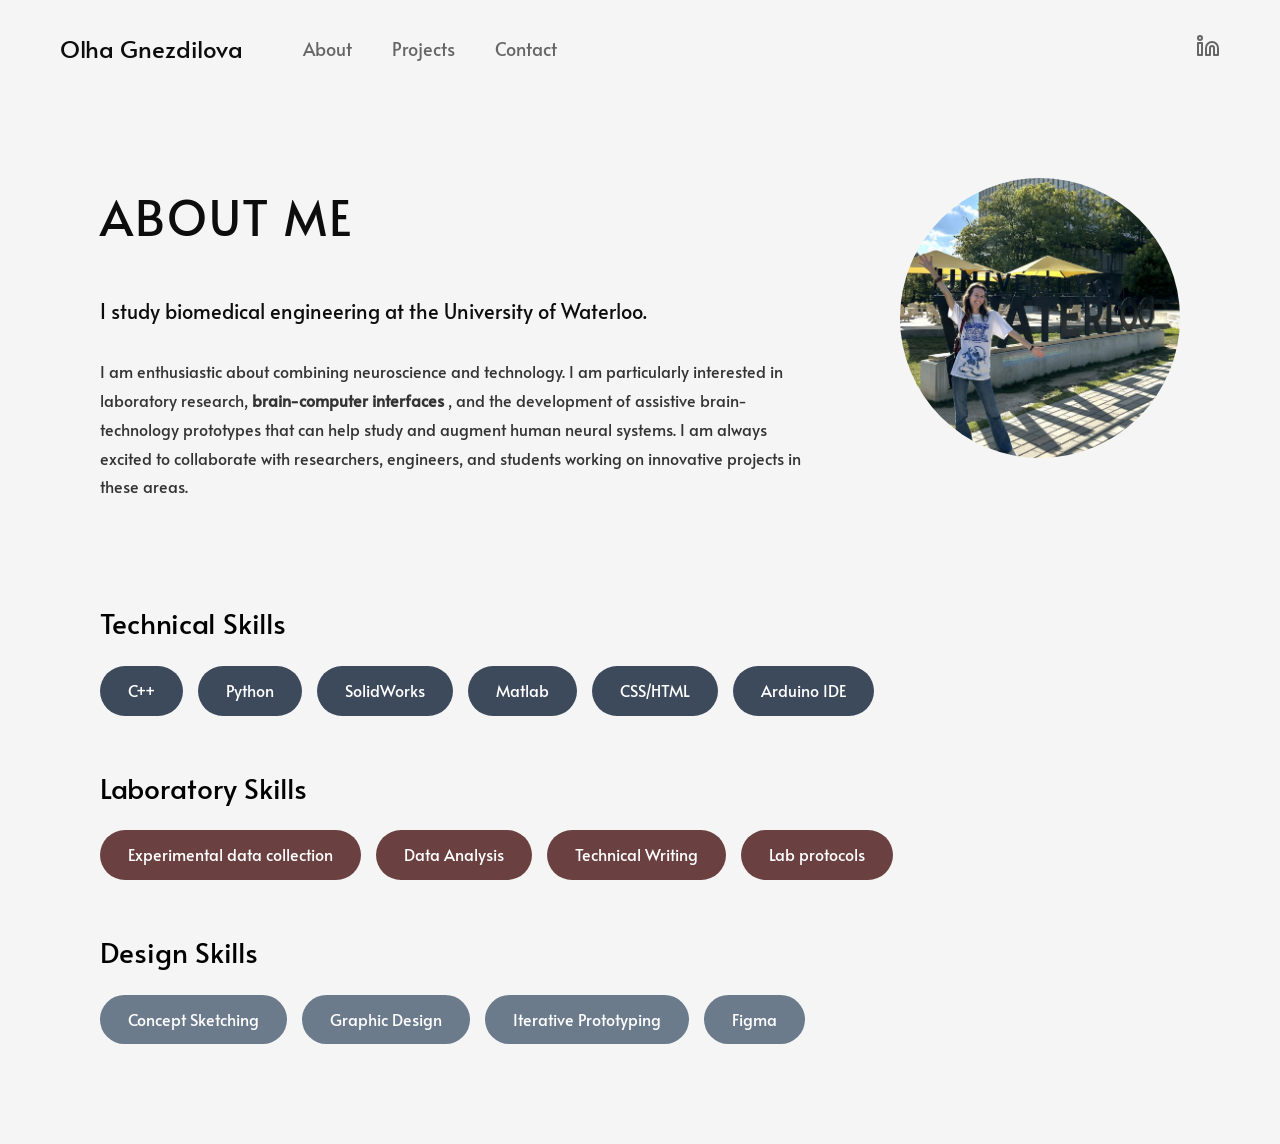
<file: pages/about/about.html>
<!DOCTYPE html>
<html lang="en">
<head>
    <meta charset="UTF-8">
    <meta name="viewport" content="width=device-width, initial-scale=1.0">
    <link href="https://fonts.googleapis.com/css2?family=Alata&display=swap" rel="stylesheet">
    <title>About - Olha Gnezdilova</title>
    <link rel="stylesheet" href="about-styles.css">
</head>
<body>
    <header>
        <nav>
            <a href="../../index.html" style="text-decoration: none; color: inherit;">
                <h1 class="logo">Olha Gnezdilova</h1>
            </a>
            <ul class="nav-links">
                <li><a href="about.html">About</a></li>
                <li><a href="../../index.html#projects">Projects</a></li>
                <li><a href="../contact/contact.html">Contact</a></li>
            </ul>
            <a href="https://www.linkedin.com/in/olha-gnezdilova-22678039b/" class="linkedin-icon" target="_blank">
                <svg xmlns="http://www.w3.org/2000/svg" width="24" height="24" viewBox="0 0 24 24" fill="none" stroke="currentColor" stroke-width="2" stroke-linecap="round" stroke-linejoin="round">
                    <path d="M16 8a6 6 0 0 1 6 6v7h-4v-7a2 2 0 0 0-2-2 2 2 0 0 0-2 2v7h-4v-7a6 6 0 0 1 6-6z"></path>
                    <rect x="2" y="9" width="4" height="12"></rect>
                    <circle cx="4" cy="4" r="2"></circle>
                </svg>
            </a>
        </nav>
    </header>

    <main>
        <section class="about-section">
            <div class="about-content">
                <h2>ABOUT ME</h2>
                
                <p class="intro">I study biomedical engineering at the University of Waterloo.</p>
                
                <p class="description">I am enthusiastic about combining neuroscience and technology. I am particularly interested in laboratory research, <strong>brain-computer interfaces</strong> , and the development of assistive brain-technology prototypes that can help study and augment human neural systems. I am always excited to collaborate with researchers, engineers, and students working on innovative projects in these areas.</p>
            </div>
            
            <div class="about-image">
                <img src="images/olha_waterloosign.jpg" alt="Olha Gnezdilova">
            </div>
        </section>

        <section class="skills-section">
            <div class="skill-category">
                <h3>Technical Skills</h3>
                <div class="skill-tags technical">
                    <span class="skill-tag">C++</span>
                    <span class="skill-tag">Python</span>
                    <span class="skill-tag">SolidWorks</span>
                    <span class="skill-tag">Matlab</span>
                    <span class="skill-tag">CSS/HTML</span>
                    <span class="skill-tag">Arduino IDE</span>
                </div>
            </div>

            <div class="skill-category">
                <h3>Laboratory Skills</h3>
                <div class="skill-tags laboratory">
                    <span class="skill-tag">Experimental data collection</span>
                    <span class="skill-tag">Data Analysis</span>
                    <span class="skill-tag">Technical Writing</span>
                    <span class="skill-tag">Lab protocols</span>
                </div>
            </div>

            <div class="skill-category">
                <h3>Design Skills</h3>
                <div class="skill-tags design">
                    <span class="skill-tag">Concept Sketching</span>
                    <span class="skill-tag">Graphic Design</span>
                    <span class="skill-tag">Iterative Prototyping</span>
                    <span class="skill-tag">Figma</span>
                </div>
            </div>
        </section>
    </main>
</body>
</html>
</file>
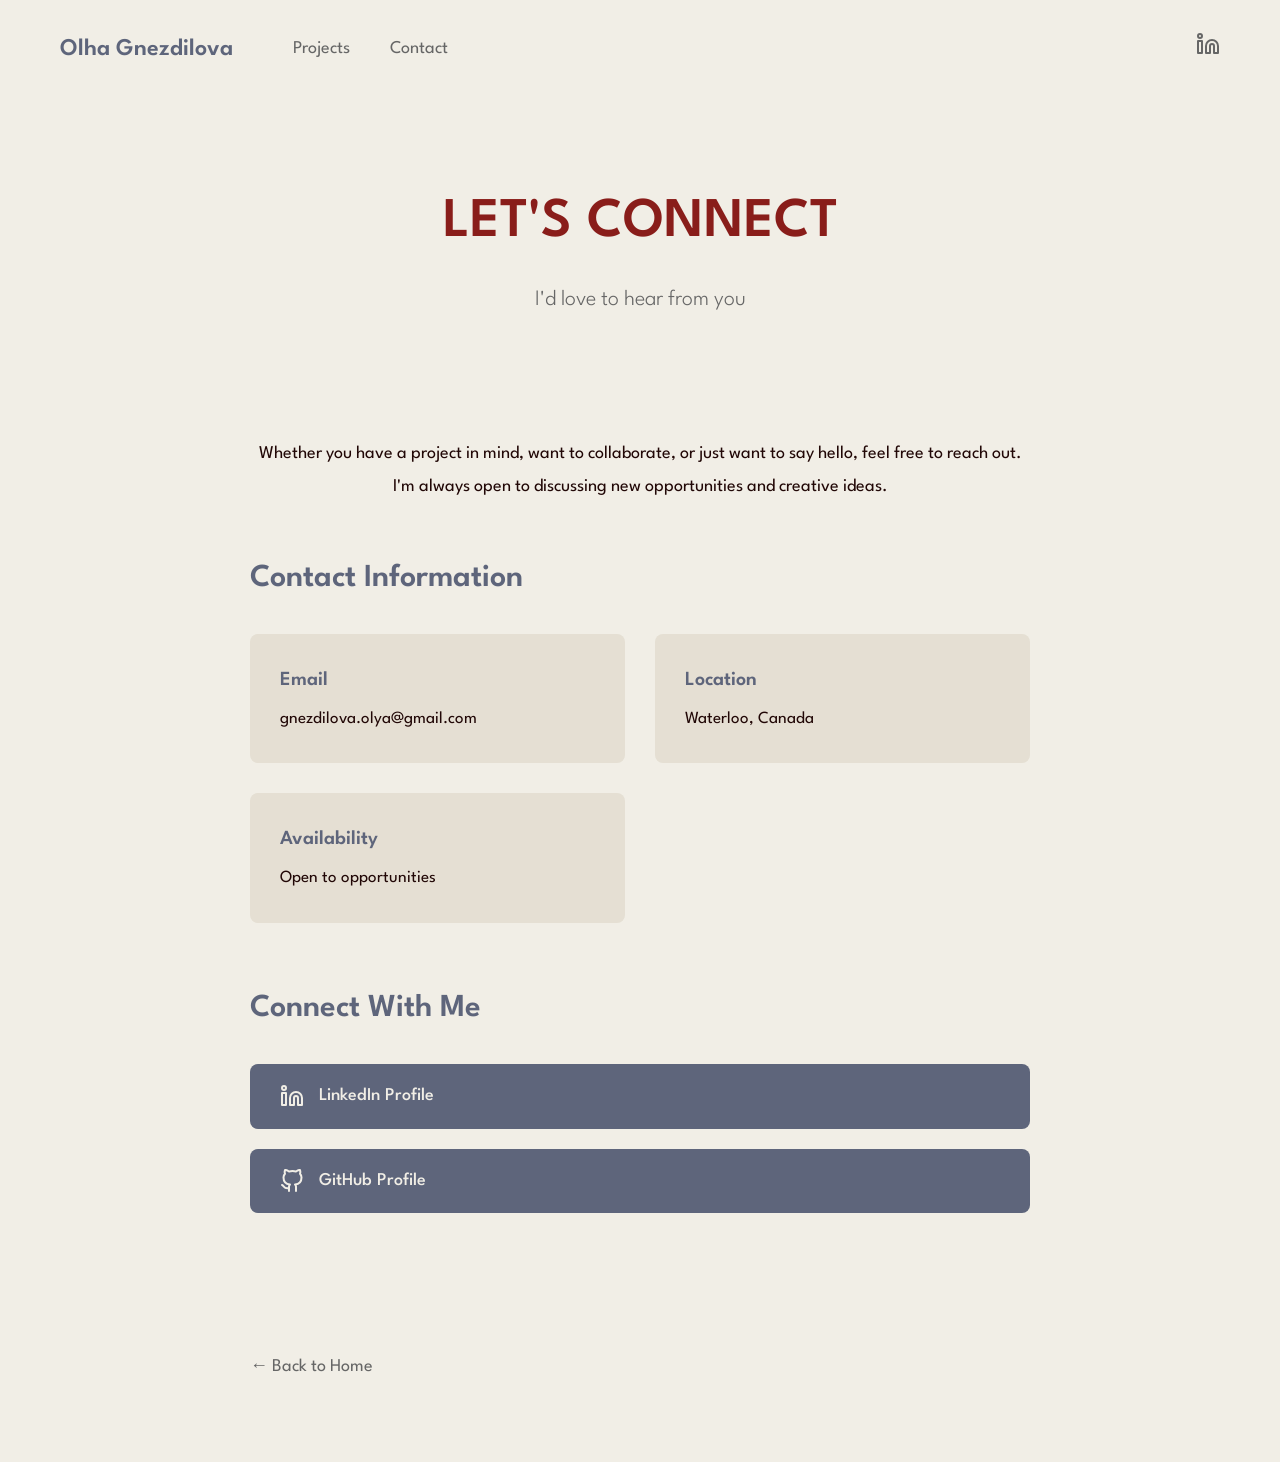
<file: pages/contact/contact.html>
<!DOCTYPE html>
<html lang="en">
<head>
    <meta charset="UTF-8">
    <meta name="viewport" content="width=device-width, initial-scale=1.0">
    <link href="https://fonts.googleapis.com/css2?family=League+Spartan:wght@400;600&display=swap" rel="stylesheet">
    <title>Contact - Olha Gnezdilova</title>
    <link rel="stylesheet" href="contact.css">
</head>

<body>
    <header>
        <nav>
            <a href="../../index.html" style="text-decoration: none; color: inherit;">
                <h1 class="logo">Olha Gnezdilova</h1>
            </a>
            <ul class="nav-links">
                <li><a href="../../index.html#projects">Projects</a></li>
                <li><a href="contact.html">Contact</a></li>
            </ul>
            <a href="https://www.linkedin.com/in/olha-gnezdilova-22678039b/" class="linkedin-icon" target="_blank">
                <svg xmlns="http://www.w3.org/2000/svg" width="24" height="24" viewBox="0 0 24 24" fill="none" stroke="currentColor" stroke-width="2" stroke-linecap="round" stroke-linejoin="round">
                    <path d="M16 8a6 6 0 0 1 6 6v7h-4v-7a2 2 0 0 0-2-2 2 2 0 0 0-2 2v7h-4v-7a6 6 0 0 1 6-6z"></path>
                    <rect x="2" y="9" width="4" height="12"></rect>
                    <circle cx="4" cy="4" r="2"></circle>
                </svg>
            </a>
        </nav>
    </header>

    <main>
        <section class="contact-hero">
            <h1>LET'S CONNECT</h1>
            <p class="subtitle">I'd love to hear from you</p>
        </section>

        <section class="contact-content">
            <div class="content-wrapper">
                <p class="intro-text">Whether you have a project in mind, want to collaborate, or just want to say hello, feel free to reach out. I'm always open to discussing new opportunities and creative ideas.</p>

                <div class="contact-info">
                    <h2>Contact Information</h2>
                    <div class="info-grid">
                        <div class="info-item">
                            <h3>Email</h3>
                            <p>gnezdilova.olya@gmail.com</p>
                        </div>
                        <div class="info-item">
                            <h3>Location</h3>
                            <p>Waterloo, Canada</p>
                        </div>
                        <div class="info-item">
                            <h3>Availability</h3>
                            <p>Open to opportunities</p>
                        </div>
                    </div>
                </div>

                <div class="social-links">
                    <h2>Connect With Me</h2>
                    <div class="links-container">
                        <a href="https://www.linkedin.com/in/olha-gnezdilova-22678039b/" class="contact-link-button" target="_blank">
                            <svg xmlns="http://www.w3.org/2000/svg" width="24" height="24" viewBox="0 0 24 24" fill="none" stroke="currentColor" stroke-width="2" stroke-linecap="round" stroke-linejoin="round">
                                <path d="M16 8a6 6 0 0 1 6 6v7h-4v-7a2 2 0 0 0-2-2 2 2 0 0 0-2 2v7h-4v-7a6 6 0 0 1 6-6z"></path>
                                <rect x="2" y="9" width="4" height="12"></rect>
                                <circle cx="4" cy="4" r="2"></circle>
                            </svg>
                            LinkedIn Profile
                        </a>
                        <a href="https://github.com/ognezdilova" class="contact-link-button" target="_blank">
                            <svg xmlns="http://www.w3.org/2000/svg" width="24" height="24" viewBox="0 0 24 24" fill="none" stroke="currentColor" stroke-width="2" stroke-linecap="round" stroke-linejoin="round">
                                <path d="M9 19c-5 1.5-5-2.5-7-3m14 6v-3.87a3.37 3.37 0 0 0-.94-2.61c3.14-.35 6.44-1.54 6.44-7A5.44 5.44 0 0 0 20 4.77 5.07 5.07 0 0 0 19.91 1S18.73.65 16 2.48a13.38 13.38 0 0 0-7 0C6.27.65 5.09 1 5.09 1A5.07 5.07 0 0 0 5 4.77a5.44 5.44 0 0 0-1.5 3.78c0 5.42 3.3 6.61 6.44 7A3.37 3.37 0 0 0 9 18.13V22"></path>
                            </svg>
                            GitHub Profile
                        </a>
                    </div>
                </div>
            </div>
        </section>

        <section class="back-to-home">
            <div class="content-wrapper">
                <a href="../../index.html" class="back-button">← Back to Home</a>
            </div>
        </section>
    </main>
</body>
</html>
</file>
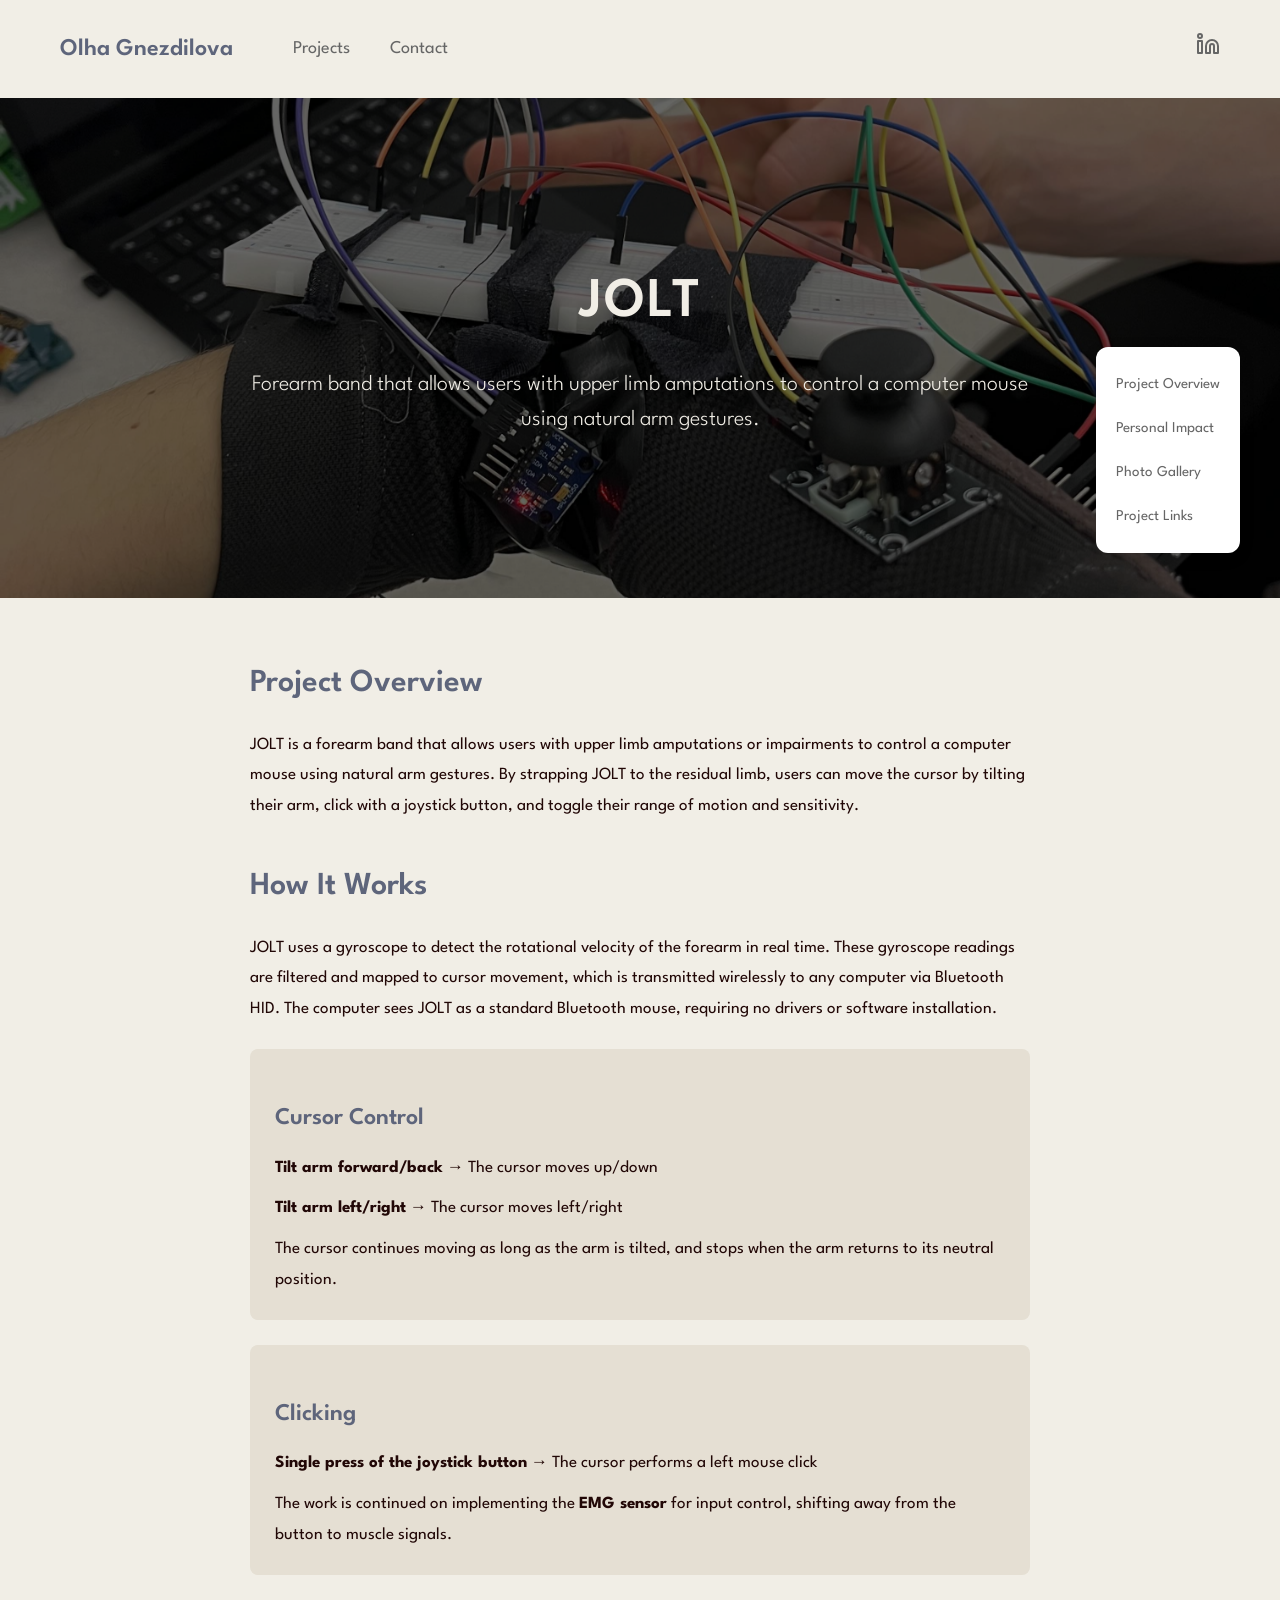
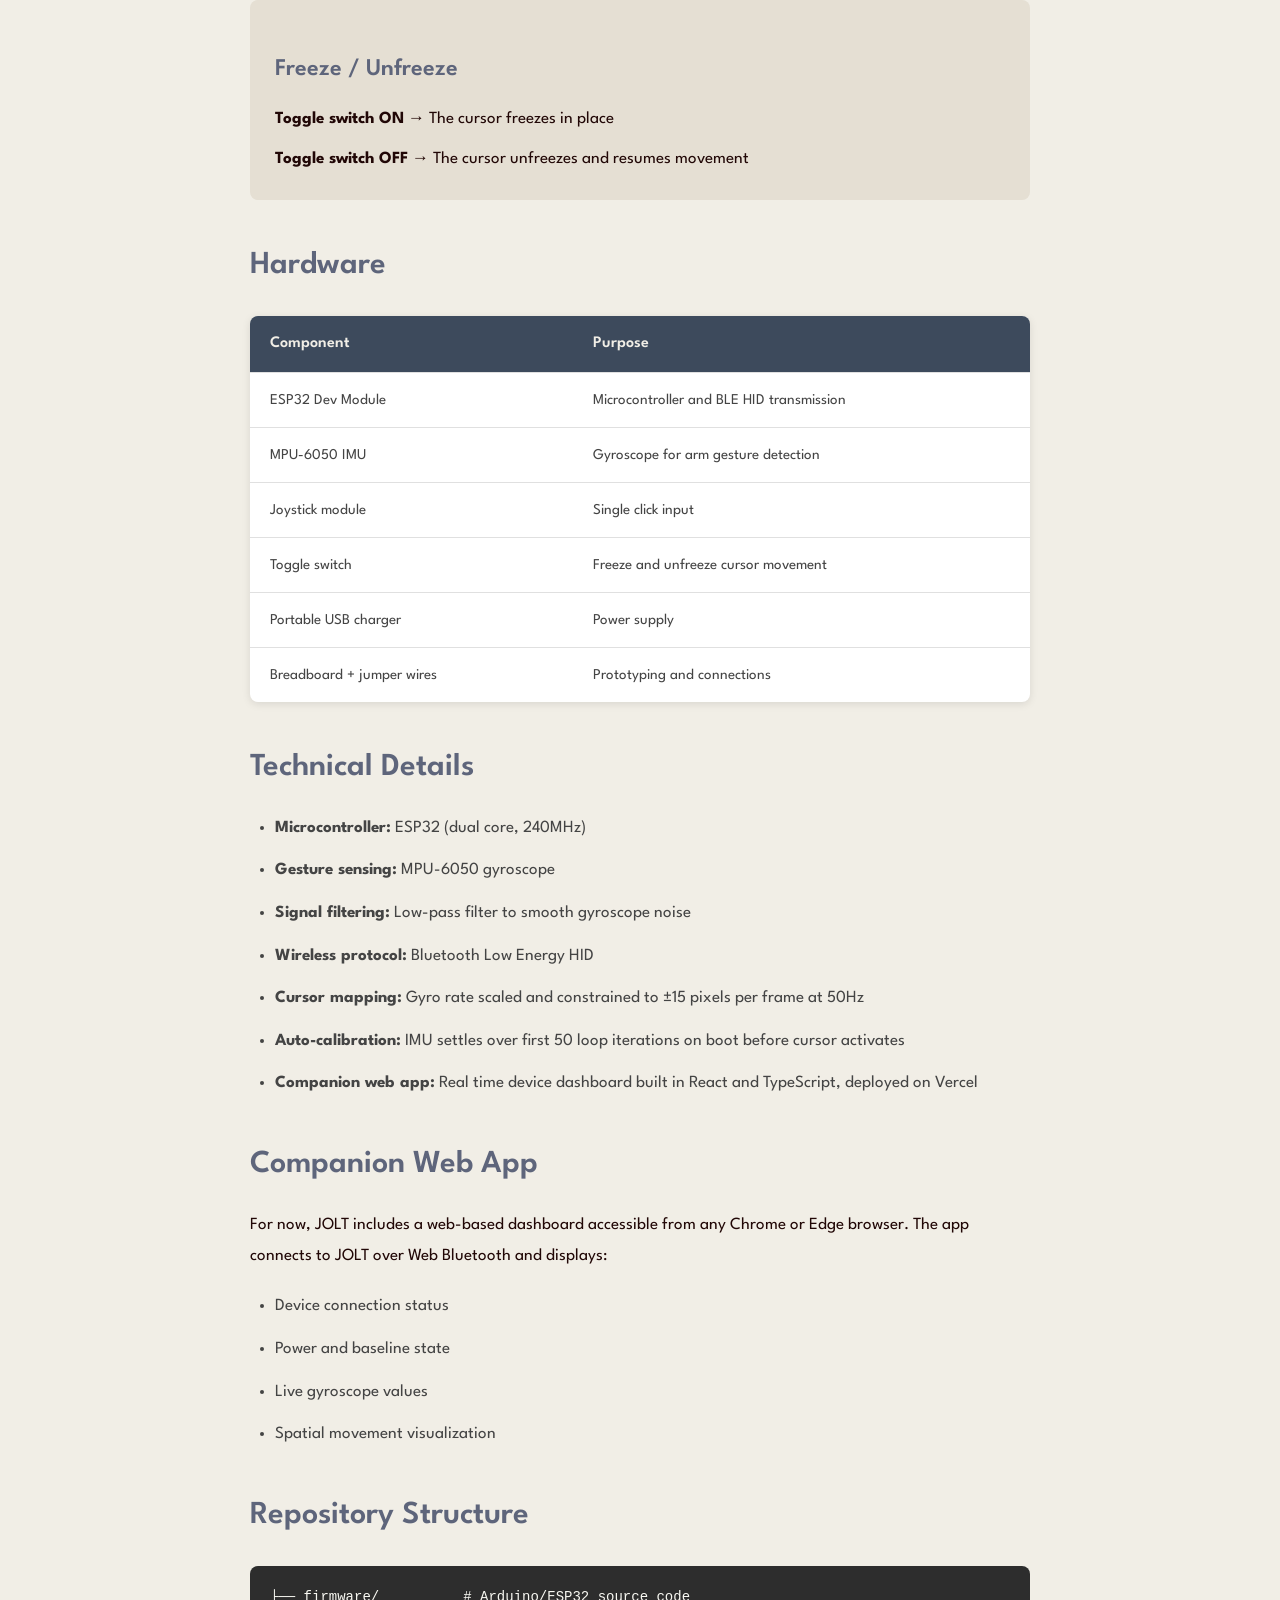
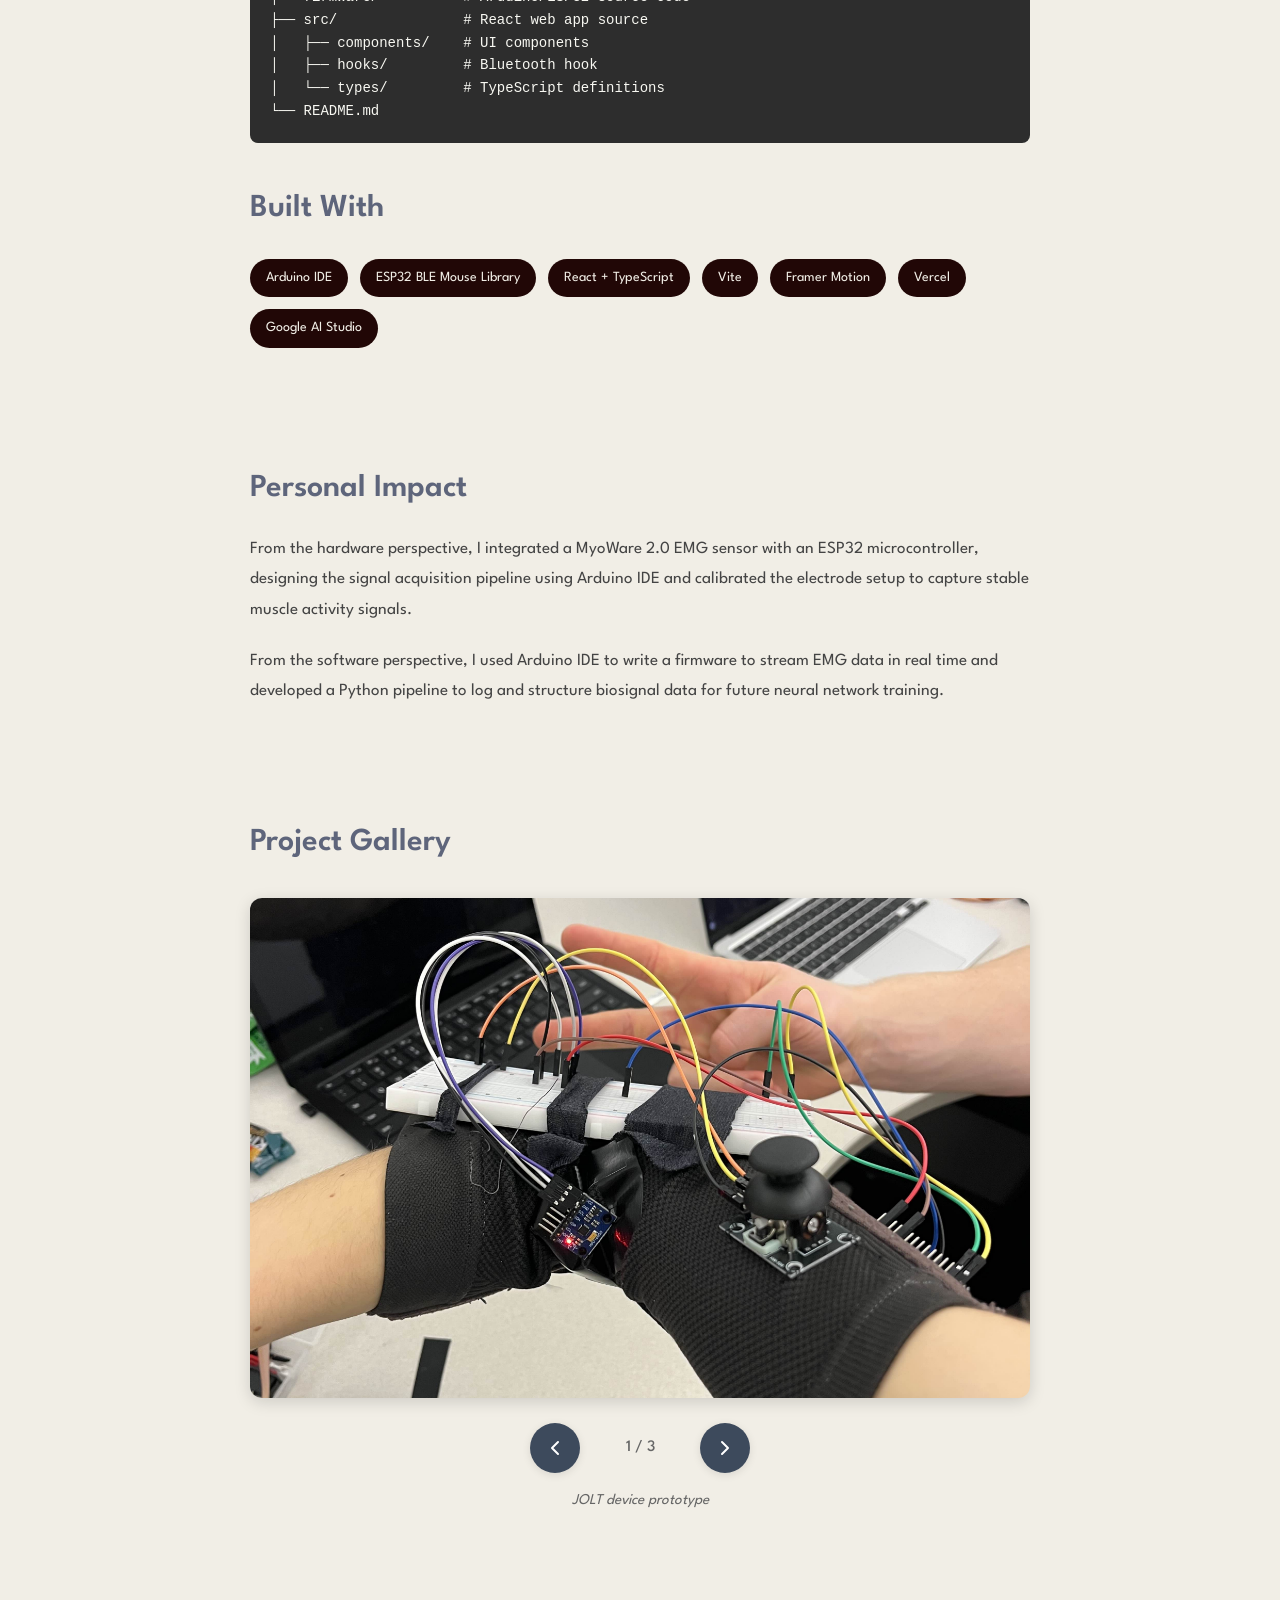
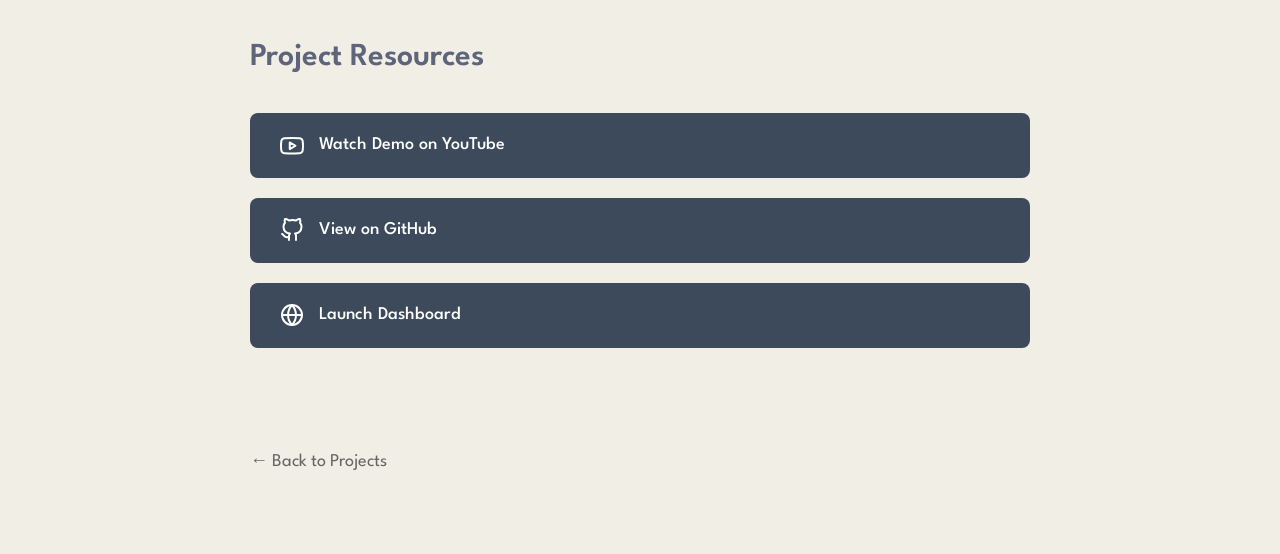
<file: projects/jolt/jolt.html>
<!DOCTYPE html>
<html lang="en">
<head>
    <meta charset="UTF-8">
    <meta name="viewport" content="width=device-width, initial-scale=1.0">
    <link href="https://fonts.googleapis.com/css2?family=League+Spartan:wght@400;600&display=swap" rel="stylesheet">
    <title>JOLT - Olha Gnezdilova</title>
    <link rel="stylesheet" href="jolt.css">
</head>

<body>
    <header>
        <nav>
            <a href="../../index.html" style="text-decoration: none; color: inherit;">
                <h1 class="logo">Olha Gnezdilova</h1>
            </a>
            <ul class="nav-links">
                <li><a href="../../index.html#projects">Projects</a></li>
                <li><a href="../../pages/contact/contact.html">Contact</a></li>
            </ul>
            <a href="https://www.linkedin.com/in/olha-gnezdilova-22678039b/" class="linkedin-icon" target="_blank">
                <svg xmlns="http://www.w3.org/2000/svg" width="24" height="24" viewBox="0 0 24 24" fill="none" stroke="currentColor" stroke-width="2" stroke-linecap="round" stroke-linejoin="round">
                    <path d="M16 8a6 6 0 0 1 6 6v7h-4v-7a2 2 0 0 0-2-2 2 2 0 0 0-2 2v7h-4v-7a6 6 0 0 1 6-6z"></path>
                    <rect x="2" y="9" width="4" height="12"></rect>
                    <circle cx="4" cy="4" r="2"></circle>
                </svg>
            </a>
        </nav>
    </header>

    <main>
        <section class="project-hero">
            <div class="hero-overlay"></div>
            <div class="hero-text">
                <h1>JOLT</h1>
                <p class="subtitle">Forearm band that allows users with upper limb amputations to control a computer mouse using natural arm gestures.</p>
            </div>
        </section>

        <!-- Project Navigation Sidebar -->
        <nav class="project-nav">
            <ul class="project-nav-links">
                <li><a href="#overview">Project Overview</a></li>
                <li><a href="#impact">Personal Impact</a></li>
                <li><a href="#gallery">Photo Gallery</a></li>
                <li><a href="#project-links">Project Links</a></li>
            </ul>
        </nav>

        <section class="project-content" id="overview">
            <div class="content-wrapper">
                <h2>Project Overview</h2>
                <p>JOLT is a forearm band that allows users with upper limb amputations or impairments to control a computer mouse using natural arm gestures. By strapping JOLT to the residual limb, users can move the cursor by tilting their arm, click with a joystick button, and toggle their range of motion and sensitivity.</p>

                <h2>How It Works</h2>
                <p>JOLT uses a gyroscope to detect the rotational velocity of the forearm in real time. These gyroscope readings are filtered and mapped to cursor movement, which is transmitted wirelessly to any computer via Bluetooth HID. The computer sees JOLT as a standard Bluetooth mouse, requiring no drivers or software installation.</p>

                <div class="component-section">
                    <h3>Cursor Control</h3>
                    <p><strong>Tilt arm forward/back</strong> → The cursor moves up/down</p>
                    <p><strong>Tilt arm left/right</strong> → The cursor moves left/right</p>
                    <p>The cursor continues moving as long as the arm is tilted, and stops when the arm returns to its neutral position.</p>
                </div>

                <div class="component-section">
                    <h3>Clicking</h3>
                    <p><strong>Single press of the joystick button</strong> → The cursor performs a left mouse click</p>
                    <p>The work is continued on implementing the <strong>EMG sensor</strong> for input control, shifting away from the button to muscle signals.</p>
                </div>

                <div class="component-section">
                    <h3>Freeze / Unfreeze</h3>
                    <p><strong>Toggle switch ON</strong> → The cursor freezes in place</p>
                    <p><strong>Toggle switch OFF</strong> → The cursor unfreezes and resumes movement</p>
                </div>

                <h2>Hardware</h2>
                <table class="hardware-table">
                    <thead>
                        <tr>
                            <th>Component</th>
                            <th>Purpose</th>
                        </tr>
                    </thead>
                    <tbody>
                        <tr>
                            <td>ESP32 Dev Module</td>
                            <td>Microcontroller and BLE HID transmission</td>
                        </tr>
                        <tr>
                            <td>MPU-6050 IMU</td>
                            <td>Gyroscope for arm gesture detection</td>
                        </tr>
                        <tr>
                            <td>Joystick module</td>
                            <td>Single click input</td>
                        </tr>
                        <tr>
                            <td>Toggle switch</td>
                            <td>Freeze and unfreeze cursor movement</td>
                        </tr>
                        <tr>
                            <td>Portable USB charger</td>
                            <td>Power supply</td>
                        </tr>
                        <tr>
                            <td>Breadboard + jumper wires</td>
                            <td>Prototyping and connections</td>
                        </tr>
                    </tbody>
                </table>

                <h2>Technical Details</h2>
                <ul class="tech-list">
                    <li><strong>Microcontroller:</strong> ESP32 (dual core, 240MHz)</li>
                    <li><strong>Gesture sensing:</strong> MPU-6050 gyroscope</li>
                    <li><strong>Signal filtering:</strong> Low-pass filter to smooth gyroscope noise</li>
                    <li><strong>Wireless protocol:</strong> Bluetooth Low Energy HID</li>
                    <li><strong>Cursor mapping:</strong> Gyro rate scaled and constrained to ±15 pixels per frame at 50Hz</li>
                    <li><strong>Auto-calibration:</strong> IMU settles over first 50 loop iterations on boot before cursor activates</li>
                    <li><strong>Companion web app:</strong> Real time device dashboard built in React and TypeScript, deployed on Vercel</li>
                </ul>

                <h2>Companion Web App</h2>
                <p>For now, JOLT includes a web-based dashboard accessible from any Chrome or Edge browser. The app connects to JOLT over Web Bluetooth and displays:</p>
                <ul class="tech-list">
                    <li>Device connection status</li>
                    <li>Power and baseline state</li>
                    <li>Live gyroscope values</li>
                    <li>Spatial movement visualization</li>
                </ul>

                <h2>Repository Structure</h2>
                <pre><code>├── firmware/          # Arduino/ESP32 source code
├── src/               # React web app source
│   ├── components/    # UI components
│   ├── hooks/         # Bluetooth hook
│   └── types/         # TypeScript definitions
└── README.md</code></pre>

                <h2>Built With</h2>
                <div class="tech-tags">
                    <span class="tech-tag">Arduino IDE</span>
                    <span class="tech-tag">ESP32 BLE Mouse Library</span>
                    <span class="tech-tag">React + TypeScript</span>
                    <span class="tech-tag">Vite</span>
                    <span class="tech-tag">Framer Motion</span>
                    <span class="tech-tag">Vercel</span>
                    <span class="tech-tag">Google AI Studio</span>
                </div>
            </div>
        </section>

        <section class="project-impact" id="impact">
            <div class="content-wrapper">
                <h2>Personal Impact</h2>
                <p>From the hardware perspective, I integrated a MyoWare 2.0 EMG sensor with an ESP32 microcontroller, designing the signal acquisition pipeline using Arduino IDE 
                    and calibrated the electrode setup to capture stable muscle activity signals.</p>
                
                <p>From the software perspective, I used Arduino IDE to write a firmware to stream EMG data in real time and developed a 
                    Python pipeline to log and structure biosignal data for future neural network training. </p>
                
            </div>
        </section>

        <section class="project-media" id="gallery">
            <div class="content-wrapper">
                <h2>Project Gallery</h2>
                <div class="gallery-container">
                    <div class="gallery-image">
                        <img id="galleryImg" src="images/jolt_protoype.jpg" alt="JOLT Project Image">
                    </div>
                    <div class="gallery-controls">
                        <button class="gallery-btn" id="prevBtn" aria-label="Previous image">
                            <svg xmlns="http://www.w3.org/2000/svg" width="24" height="24" viewBox="0 0 24 24" fill="none" stroke="currentColor" stroke-width="2" stroke-linecap="round" stroke-linejoin="round">
                                <polyline points="15 18 9 12 15 6"></polyline>
                            </svg>
                        </button>
                        <span class="gallery-counter" id="galleryCounter">1 / 3</span>
                        <button class="gallery-btn" id="nextBtn" aria-label="Next image">
                            <svg xmlns="http://www.w3.org/2000/svg" width="24" height="24" viewBox="0 0 24 24" fill="none" stroke="currentColor" stroke-width="2" stroke-linecap="round" stroke-linejoin="round">
                                <polyline points="9 18 15 12 9 6"></polyline>
                            </svg>
                        </button>
                    </div>
                    <p class="image-caption" id="galleryCaption">JOLT device prototype</p>
                </div>
            </div>
        </section>

        <section class="project-links" id="project-links">
            <div class="content-wrapper">
                <h2>Project Resources</h2>
                <div class="links-container">
                    <a href="https://www.youtube.com/watch?v=jgEJv_nCdtU" class="project-link-button" target="_blank">
                        <svg xmlns="http://www.w3.org/2000/svg" width="24" height="24" viewBox="0 0 24 24" fill="none" stroke="currentColor" stroke-width="2" stroke-linecap="round" stroke-linejoin="round">
                            <path d="M22.54 6.42a2.78 2.78 0 0 0-1.94-2C18.88 4 12 4 12 4s-6.88 0-8.6.46a2.78 2.78 0 0 0-1.94 2A29 29 0 0 0 1 11.75a29 29 0 0 0 .46 5.33A2.78 2.78 0 0 0 3.4 19c1.72.46 8.6.46 8.6.46s6.88 0 8.6-.46a2.78 2.78 0 0 0 1.94-2 29 29 0 0 0 .46-5.25 29 29 0 0 0-.46-5.33z"></path>
                            <polygon points="9.75 15.02 15.5 11.75 9.75 8.48 9.75 15.02"></polygon>
                        </svg>
                        Watch Demo on YouTube
                    </a>
                    <a href="https://github.com/CalebBellsmith/Jolt" class="project-link-button" target="_blank">
                        <svg xmlns="http://www.w3.org/2000/svg" width="24" height="24" viewBox="0 0 24 24" fill="none" stroke="currentColor" stroke-width="2" stroke-linecap="round" stroke-linejoin="round">
                            <path d="M9 19c-5 1.5-5-2.5-7-3m14 6v-3.87a3.37 3.37 0 0 0-.94-2.61c3.14-.35 6.44-1.54 6.44-7A5.44 5.44 0 0 0 20 4.77 5.07 5.07 0 0 0 19.91 1S18.73.65 16 2.48a13.38 13.38 0 0 0-7 0C6.27.65 5.09 1 5.09 1A5.07 5.07 0 0 0 5 4.77a5.44 5.44 0 0 0-1.5 3.78c0 5.42 3.3 6.61 6.44 7A3.37 3.37 0 0 0 9 18.13V22"></path>
                        </svg>
                        View on GitHub
                    </a>
                    <a href="https://jolt-dusky.vercel.app/" class="project-link-button" target="_blank">
                        <svg xmlns="http://www.w3.org/2000/svg" width="24" height="24" viewBox="0 0 24 24" fill="none" stroke="currentColor" stroke-width="2" stroke-linecap="round" stroke-linejoin="round">
                            <circle cx="12" cy="12" r="10"></circle>
                            <line x1="2" y1="12" x2="22" y2="12"></line>
                            <path d="M12 2a15.3 15.3 0 0 1 4 10 15.3 15.3 0 0 1-4 10 15.3 15.3 0 0 1-4-10 15.3 15.3 0 0 1 4-10z"></path>
                        </svg>
                        Launch Dashboard
                    </a>
                </div>
            </div>
        </section>

        <section class="back-to-projects">
            <div class="content-wrapper">
                <a href="../../index.html#projects" class="back-button">← Back to Projects</a>
            </div>
        </section>
    </main>

    <script>
        // Gallery navigation functionality
        const images = [
            { src: 'images/jolt_protoype.jpg', caption: 'JOLT device prototype' },
            { src: 'images/jolt_team1.jpg', caption: 'Device calibration process' },
            { src: 'images/jolt_team2.jpg', caption: 'EMG data recording process' }
        ];

        let currentIndex = 0;

        const galleryImg = document.getElementById('galleryImg');
        const galleryCaption = document.getElementById('galleryCaption');
        const galleryCounter = document.getElementById('galleryCounter');
        const prevBtn = document.getElementById('prevBtn');
        const nextBtn = document.getElementById('nextBtn');

        function updateGallery() {
            galleryImg.src = images[currentIndex].src;
            galleryCaption.textContent = images[currentIndex].caption;
            galleryCounter.textContent = `${currentIndex + 1} / ${images.length}`;
        }

        prevBtn.addEventListener('click', () => {
            currentIndex = (currentIndex - 1 + images.length) % images.length;
            updateGallery();
        });

        nextBtn.addEventListener('click', () => {
            currentIndex = (currentIndex + 1) % images.length;
            updateGallery();
        });

        // Keyboard navigation
        document.addEventListener('keydown', (e) => {
            if (e.key === 'ArrowLeft') {
                prevBtn.click();
            } else if (e.key === 'ArrowRight') {
                nextBtn.click();
            }
        });
    </script>
</body>
</html>
</file>
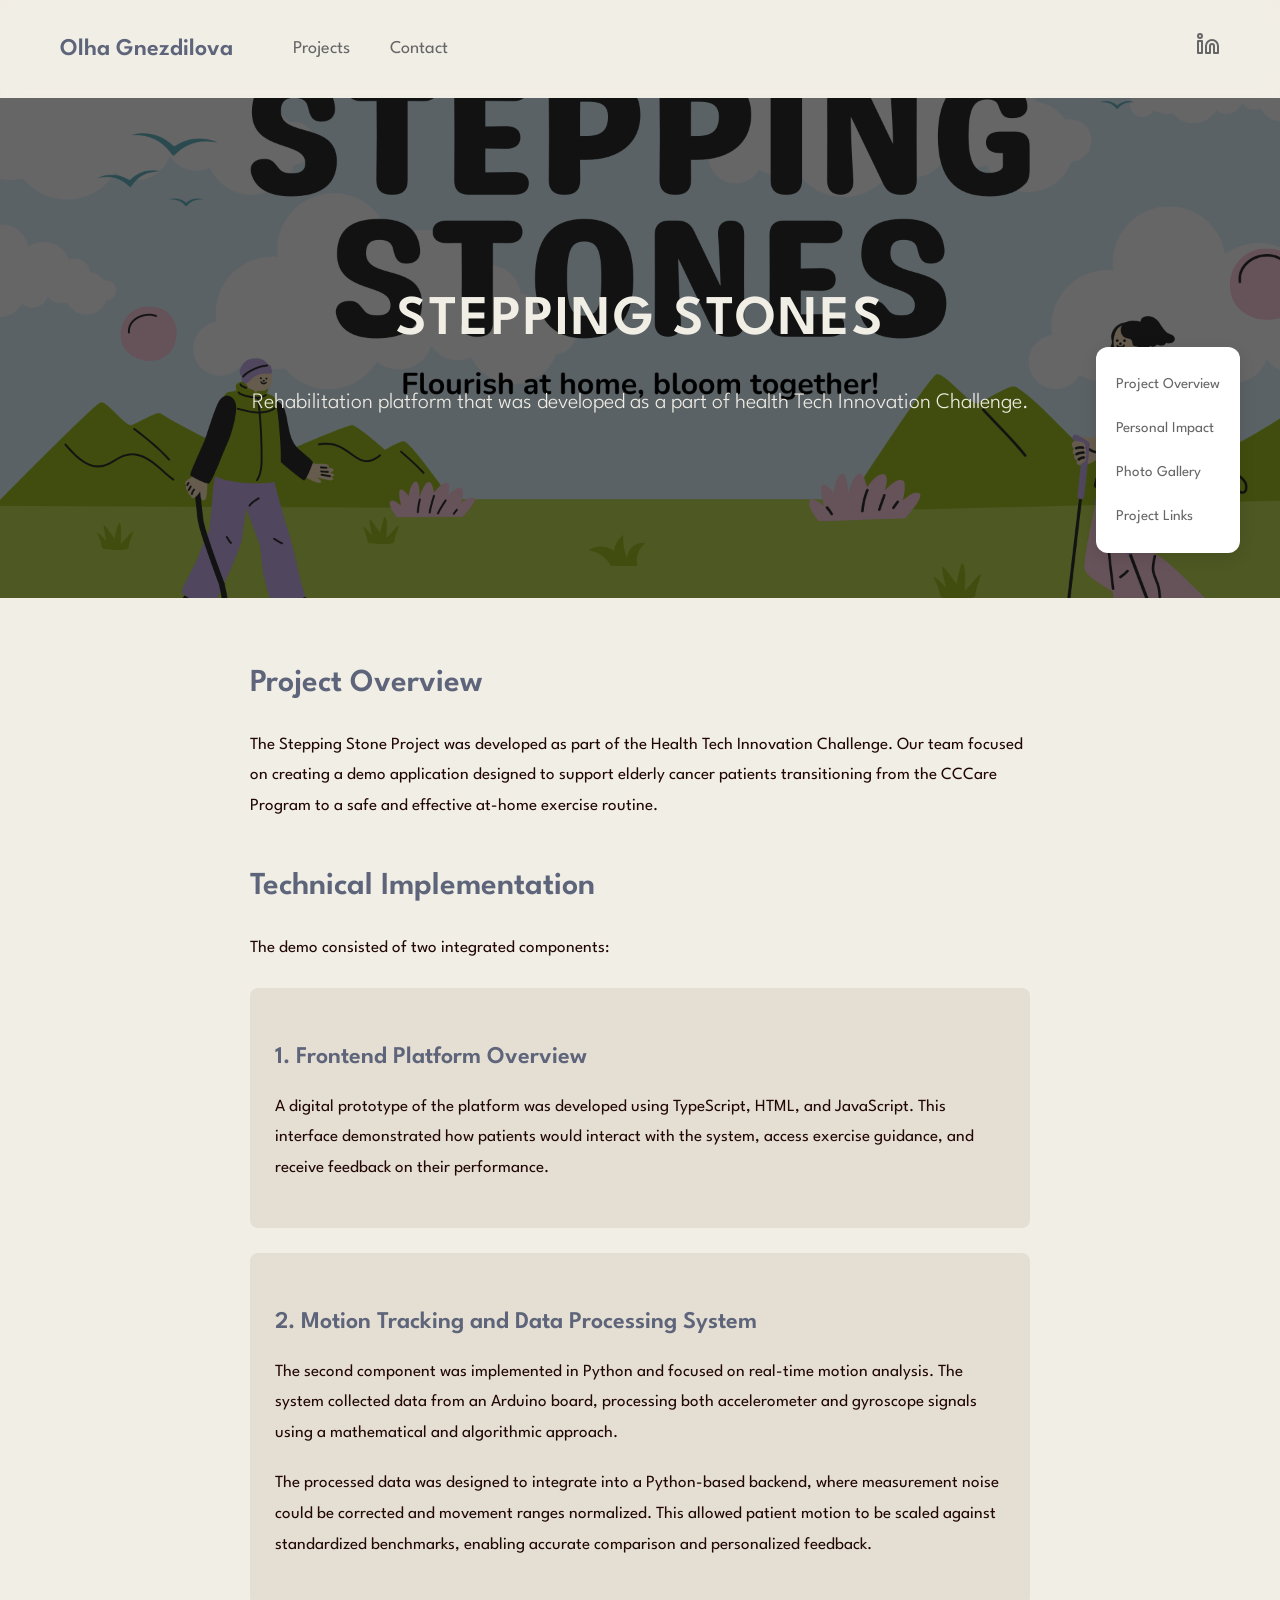
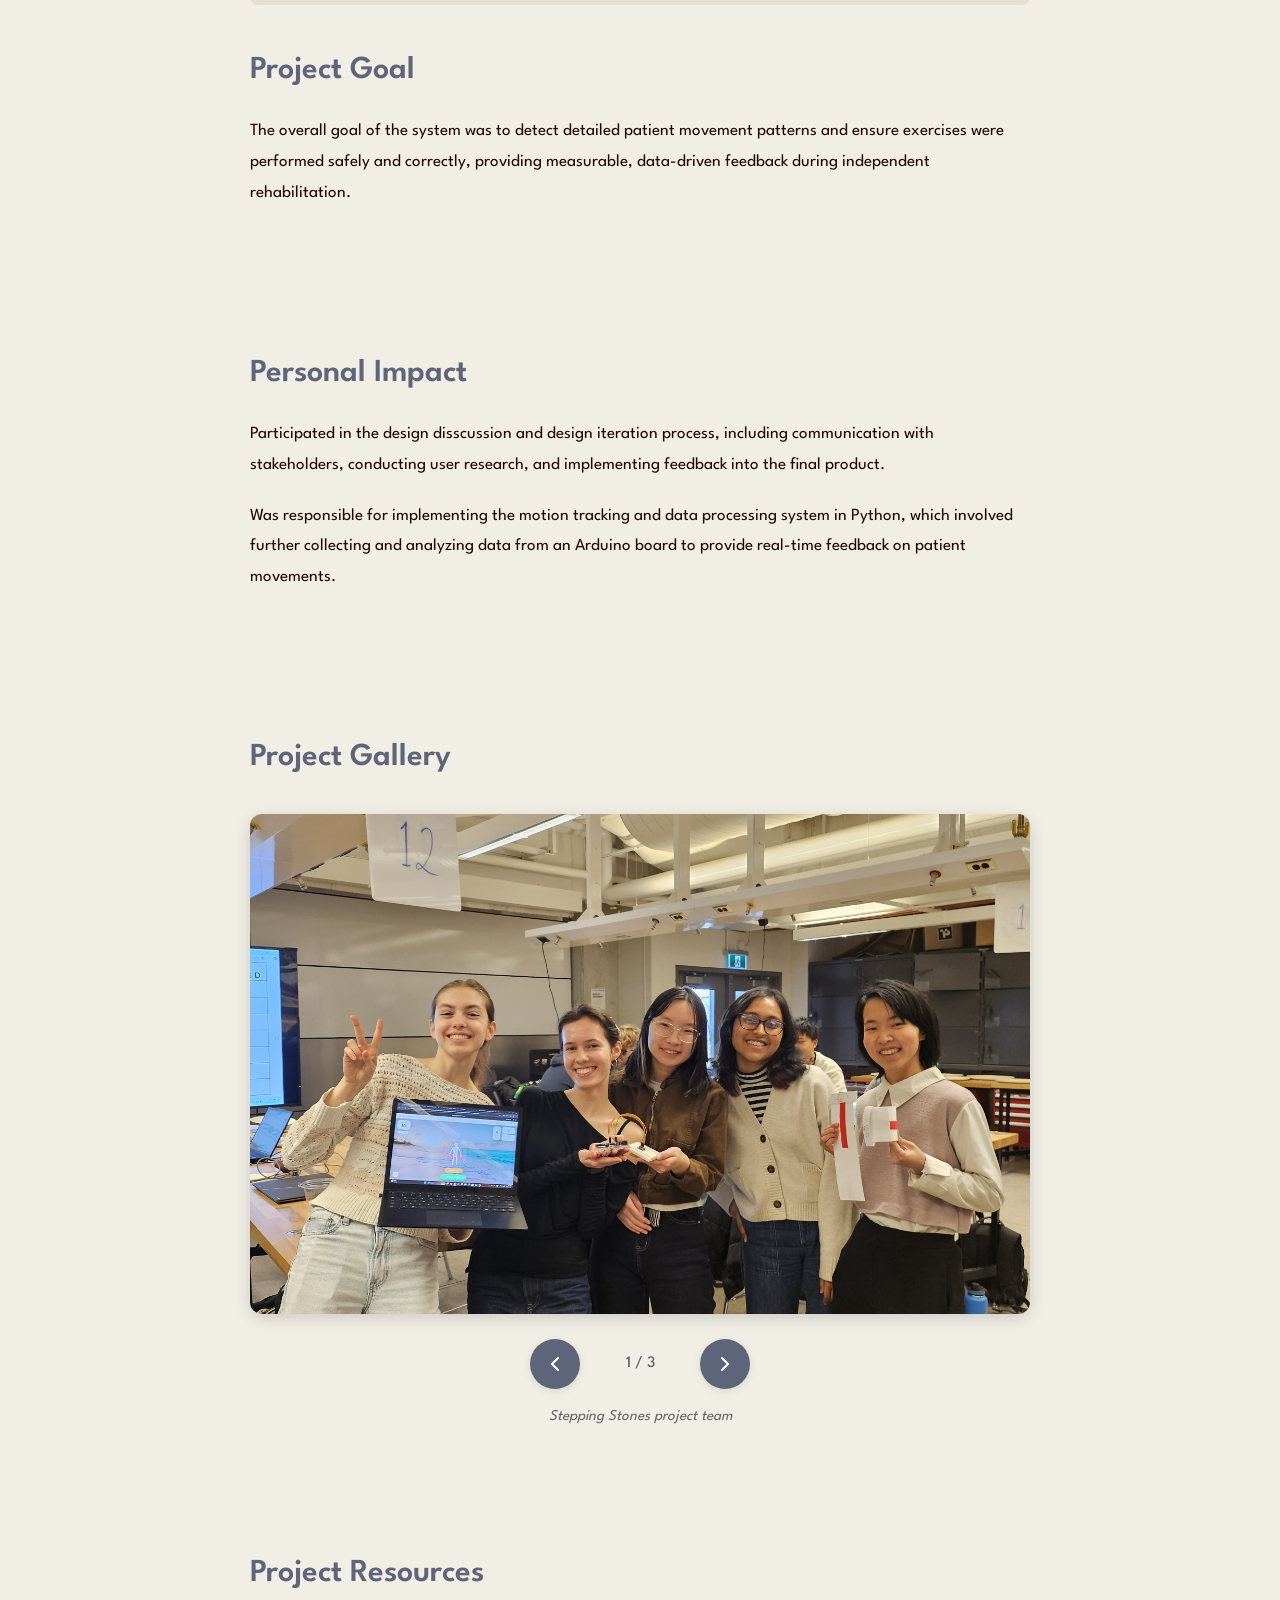
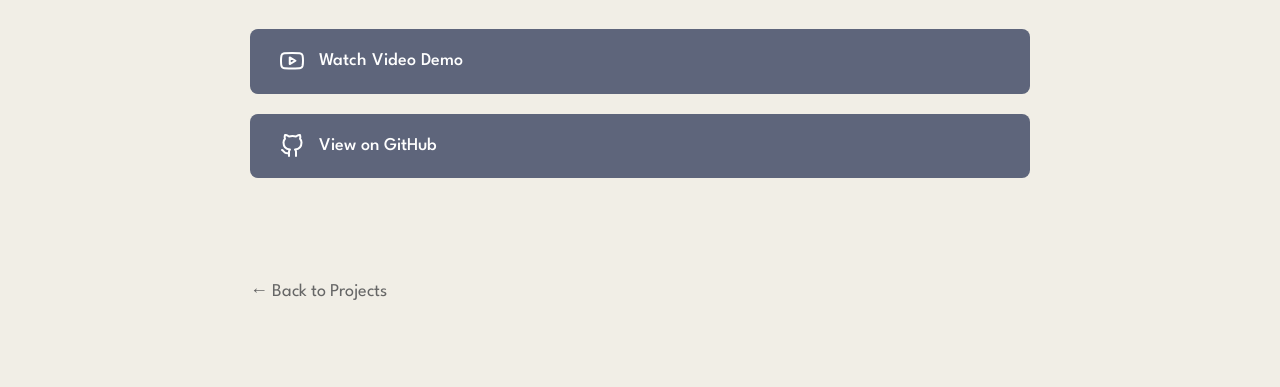
<file: projects/stepping-stone/stepping-stone.html>
<!DOCTYPE html>
<html lang="en">
<head>
    <meta charset="UTF-8">
    <meta name="viewport" content="width=device-width, initial-scale=1.0">
    <link href="https://fonts.googleapis.com/css2?family=League+Spartan:wght@400;600&display=swap" rel="stylesheet">
    <title>Stepping Stone - Olha Gnezdilova</title>
    <link rel="stylesheet" href="stepping-stone.css">
</head>

<body>
    <header>
        <nav>
            <a href="../../index.html" style="text-decoration: none; color: inherit;">
                <h1 class="logo">Olha Gnezdilova</h1>
            </a>
            <ul class="nav-links">
                <li><a href="../../index.html#projects">Projects</a></li>
                <li><a href="../../pages/contact/contact.html">Contact</a></li>
            </ul>
            <a href="https://www.linkedin.com/in/olha-gnezdilova-22678039b/" class="linkedin-icon" target="_blank">
                <svg xmlns="http://www.w3.org/2000/svg" width="24" height="24" viewBox="0 0 24 24" fill="none" stroke="currentColor" stroke-width="2" stroke-linecap="round" stroke-linejoin="round">
                    <path d="M16 8a6 6 0 0 1 6 6v7h-4v-7a2 2 0 0 0-2-2 2 2 0 0 0-2 2v7h-4v-7a6 6 0 0 1 6-6z"></path>
                    <rect x="2" y="9" width="4" height="12"></rect>
                    <circle cx="4" cy="4" r="2"></circle>
                </svg>
            </a>
        </nav>
    </header>

    <main>
        <section class="project-hero">
            <div class="hero-overlay"></div>
            <div class="hero-text">
                <h1>STEPPING STONES</h1>
                <p class="subtitle">Rehabilitation platform that was developed as a part of health Tech Innovation Challenge.</p>
            </div>
        </section>

        <!-- Project Navigation Sidebar -->
        <nav class="project-nav">
            <ul class="project-nav-links">
                <li><a href="#overview">Project Overview</a></li>
                <li><a href="#impact">Personal Impact</a></li>
                <li><a href="#gallery">Photo Gallery</a></li>
                <li><a href="#project-links">Project Links</a></li>
            </ul>
        </nav>

        <section class="project-content" id="overview">
            <div class="content-wrapper">
                <h2>Project Overview</h2>
                <p>The Stepping Stone Project was developed as part of the Health Tech Innovation Challenge. Our team focused on creating a demo application designed to support elderly cancer patients transitioning from the CCCare Program to a safe and effective at-home exercise routine.</p>

                <h2>Technical Implementation</h2>
                <p>The demo consisted of two integrated components:</p>

                <div class="component-section">
                    <h3>1. Frontend Platform Overview</h3>
                    <p>A digital prototype of the platform was developed using TypeScript, HTML, and JavaScript. This interface demonstrated how patients would interact with the system, access exercise guidance, and receive feedback on their performance.</p>
                </div>

                <div class="component-section">
                    <h3>2. Motion Tracking and Data Processing System</h3>
                    <p>The second component was implemented in Python and focused on real-time motion analysis. The system collected data from an Arduino board, processing both accelerometer and gyroscope signals using a mathematical and algorithmic approach.</p>
                    
                    <p>The processed data was designed to integrate into a Python-based backend, where measurement noise could be corrected and movement ranges normalized. This allowed patient motion to be scaled against standardized benchmarks, enabling accurate comparison and personalized feedback.</p>
                </div>

                <h2>Project Goal</h2>
                <p>The overall goal of the system was to detect detailed patient movement patterns and ensure exercises were performed safely and correctly, providing measurable, data-driven feedback during independent rehabilitation.</p>
            </div>
        </section>

        <section class="project-impact" id="impact">
            <div class="content-wrapper">
                <h2>Personal Impact</h2>
                <p>Participated in the design disscussion and design iteration process, including communication with stakeholders, 
                    conducting user research, and implementing feedback into the final product. 
                </p>
                <p>Was responsible for implementing the motion tracking and data processing system in Python, 
                    which involved further collecting and analyzing data from an Arduino board to provide real-time feedback on patient movements.
                </p>    
            </div>
        </section>

        <section class="project-media" id="gallery">
            <div class="content-wrapper">
                <h2>Project Gallery</h2>
                <div class="gallery-container">
                    <div class="gallery-image">
                        <img id="galleryImg" src="images/TeamPhoto2.jpg" alt="Stepping Stones Project Team">
                    </div>
                    <div class="gallery-controls">
                        <button class="gallery-btn" id="prevBtn" aria-label="Previous image">
                            <svg xmlns="http://www.w3.org/2000/svg" width="24" height="24" viewBox="0 0 24 24" fill="none" stroke="currentColor" stroke-width="2" stroke-linecap="round" stroke-linejoin="round">
                                <polyline points="15 18 9 12 15 6"></polyline>
                            </svg>
                        </button>
                        <span class="gallery-counter" id="galleryCounter">1 / 3</span>
                        <button class="gallery-btn" id="nextBtn" aria-label="Next image">
                            <svg xmlns="http://www.w3.org/2000/svg" width="24" height="24" viewBox="0 0 24 24" fill="none" stroke="currentColor" stroke-width="2" stroke-linecap="round" stroke-linejoin="round">
                                <polyline points="9 18 15 12 9 6"></polyline>
                            </svg>
                        </button>
                    </div>
                    <p class="image-caption" id="galleryCaption">Stepping Stones project team</p>
                </div>
            </div>
        </section>

        <section class="project-links" id="project-links">
            <div class="content-wrapper">
                <h2>Project Resources</h2>
                <div class="links-container">
                    <a href="https://youtu.be/Gt3_H2cLYVI" class="project-link-button" target="_blank">
                        <svg xmlns="http://www.w3.org/2000/svg" width="24" height="24" viewBox="0 0 24 24" fill="none" stroke="currentColor" stroke-width="2" stroke-linecap="round" stroke-linejoin="round">
                            <path d="M22.54 6.42a2.78 2.78 0 0 0-1.94-2C18.88 4 12 4 12 4s-6.88 0-8.6.46a2.78 2.78 0 0 0-1.94 2A29 29 0 0 0 1 11.75a29 29 0 0 0 .46 5.33A2.78 2.78 0 0 0 3.4 19c1.72.46 8.6.46 8.6.46s6.88 0 8.6-.46a2.78 2.78 0 0 0 1.94-2 29 29 0 0 0 .46-5.25 29 29 0 0 0-.46-5.33z"></path>
                            <polygon points="9.75 15.02 15.5 11.75 9.75 8.48 9.75 15.02"></polygon>
                        </svg>
                        Watch Video Demo
                    </a>
                    <a href="https://github.com/ognezdilova/imu-rehabilitation-system" class="project-link-button" target="_blank">
                        <svg xmlns="http://www.w3.org/2000/svg" width="24" height="24" viewBox="0 0 24 24" fill="none" stroke="currentColor" stroke-width="2" stroke-linecap="round" stroke-linejoin="round">
                            <path d="M9 19c-5 1.5-5-2.5-7-3m14 6v-3.87a3.37 3.37 0 0 0-.94-2.61c3.14-.35 6.44-1.54 6.44-7A5.44 5.44 0 0 0 20 4.77 5.07 5.07 0 0 0 19.91 1S18.73.65 16 2.48a13.38 13.38 0 0 0-7 0C6.27.65 5.09 1 5.09 1A5.07 5.07 0 0 0 5 4.77a5.44 5.44 0 0 0-1.5 3.78c0 5.42 3.3 6.61 6.44 7A3.37 3.37 0 0 0 9 18.13V22"></path>
                        </svg>
                        View on GitHub
                    </a>
                </div>
            </div>
        </section>

        <section class="back-to-projects">
            <div class="content-wrapper">
                <a href="../../index.html#projects" class="back-button">← Back to Projects</a>
            </div>
        </section>
    </main>

    <script>
        // Gallery navigation functionality
        const images = [
            { src: 'images/TeamPhoto2.jpg', caption: 'Stepping Stones project team' },
            { src: 'images/steppingstone_mainpage.png', caption: 'Platform main interface' },
            { src: 'images/steppinstone_persondemo.png', caption: 'User demonstration' }
        ];

        let currentIndex = 0;

        const galleryImg = document.getElementById('galleryImg');
        const galleryCaption = document.getElementById('galleryCaption');
        const galleryCounter = document.getElementById('galleryCounter');
        const prevBtn = document.getElementById('prevBtn');
        const nextBtn = document.getElementById('nextBtn');

        function updateGallery() {
            galleryImg.src = images[currentIndex].src;
            galleryCaption.textContent = images[currentIndex].caption;
            galleryCounter.textContent = `${currentIndex + 1} / ${images.length}`;
        }

        prevBtn.addEventListener('click', () => {
            currentIndex = (currentIndex - 1 + images.length) % images.length;
            updateGallery();
        });

        nextBtn.addEventListener('click', () => {
            currentIndex = (currentIndex + 1) % images.length;
            updateGallery();
        });

        // Keyboard navigation
        document.addEventListener('keydown', (e) => {
            if (e.key === 'ArrowLeft') {
                prevBtn.click();
            } else if (e.key === 'ArrowRight') {
                nextBtn.click();
            }
        });
    </script>
</body>
</html>
</file>
<file: pages/about/about-styles.css>
* {
    margin: 0;
    padding: 0;
    box-sizing: border-box;
}

html {
    scroll-behavior: smooth;
}

body {
    font-family: 'Alata', sans-serif;
    background-color: #f5f5f5;
    color: #0D0D0D;
    line-height: 1.6;
}

/* Header & Navigation */
header {
    background-color: #f5f5f5;
    padding: 30px 60px;
    position: sticky;
    top: 0;
    z-index: 100;
}

nav {
    display: flex;
    justify-content: flex-start;
    align-items: center;
    max-width: 1400px;
    margin: 0 auto;
    gap: 60px;
}

.logo {
    font-size: 24px;
    font-weight: 500;
    color: #0D0D0D;
}

.nav-links {
    display: flex;
    list-style: none;
    gap: 40px;
}

.nav-links a {
    text-decoration: none;
    color: #666;
    font-size: 18px;
    transition: color 0.3s;
}

.nav-links a:hover {
    color: #0D0D0D;
}

.linkedin-icon {
    color: #666;
    transition: color 0.3s;
    margin-left: auto;
}

.linkedin-icon:hover {
    color: #263650;
}

/* About Section */
.about-section {
    display: flex;
    align-items: flex-start;
    gap: 80px;
    max-width: 1200px;
    margin: 80px auto 100px;
    padding: 0 60px;
}

.about-content {
    flex: 1;
}

.about-content h2 {
    font-size: 48px;
    font-weight: 400;
    margin-bottom: 40px;
    letter-spacing: 2px;
}

.about-content .intro {
    font-size: 20px;
    color: #0D0D0D;
    margin-bottom: 30px;
    line-height: 1.6;
}

.about-content .description {
    font-size: 16px;
    color: #333;
    line-height: 1.8;
}

.about-image {
    flex: 0 0 auto;
}

.about-image img {
    width: 280px;
    height: 280px;
    object-fit: cover;
    display: block;
    border-radius: 50%;
}

/* Skills Section */
.skills-section {
    max-width: 1200px;
    margin: 0 auto 100px;
    padding: 0 60px;
}

.skill-category {
    margin-bottom: 50px;
}

.skill-category h3 {
    font-size: 28px;
    font-weight: 400;
    margin-bottom: 20px;
    color: #000;
}

.skill-tags {
    display: flex;
    flex-wrap: wrap;
    gap: 15px;
}

.skill-tag {
    padding: 12px 28px;
    border-radius: 25px;
    font-size: 16px;
    font-weight: 400;
    color: white;
    display: inline-block;
}

/* Technical Skills - Navy Blue */
.technical .skill-tag {
    background-color: #3d4a5c;
}

/* Laboratory Skills - Brown/Maroon */
.laboratory .skill-tag {
    background-color: #6b4040;
}

/* Design Skills - Gray/Slate */
.design .skill-tag {
    background-color: #6b7b8c;
}

/* Responsive Design */
@media (max-width: 1024px) {
    .about-section {
        gap: 50px;
    }
}

@media (max-width: 768px) {
    header {
        padding: 20px 30px;
    }

    nav {
        gap: 30px;
    }

    .nav-links {
        gap: 20px;
    }

    .nav-links a {
        font-size: 16px;
    }

    .about-section {
        flex-direction: column-reverse;
        margin: 40px auto 60px;
        padding: 0 30px;
        gap: 40px;
    }

    .about-content h2 {
        font-size: 36px;
    }

    .about-content .intro {
        font-size: 18px;
    }

    .about-content .description {
        font-size: 15px;
    }

    .about-image img {
        width: 280px;
        height: 280px;
        max-width: 280px;
        border-radius: 50%;
    }

    .skills-section {
        padding: 0 30px;
    }

    .skill-category h3 {
        font-size: 24px;
    }

    .skill-tag {
        padding: 10px 20px;
        font-size: 14px;
    }
}

@media (max-width: 480px) {
    .logo {
        font-size: 20px;
    }

    .nav-links {
        gap: 15px;
    }

    .nav-links a {
        font-size: 14px;
    }

    .about-content h2 {
        font-size: 28px;
    }

    .skill-category h3 {
        font-size: 22px;
    }
}
</file>
<file: pages/contact/contact.css>
* {
    margin: 0;
    padding: 0;
    box-sizing: border-box;
}

html {
    scroll-behavior: smooth;
}

body {
    font-family: 'League Spartan', sans-serif;
    font-weight: 400;
    background-color: #F1EEE6;
    color: #333;
    line-height: 1.6;
}

/* Header & Navigation */
header {
    background-color: #F1EEE6;
    padding: 30px 60px;
    position: sticky;
    top: 0;
    z-index: 100;
}

nav {
    display: flex;
    justify-content: flex-start;
    align-items: center;
    max-width: 1400px;
    margin: 0 auto;
    gap: 60px;
}

.logo {
    font-size: 24px;
    font-weight: 600;
    color: #5E657B;
}

.nav-links {
    display: flex;
    list-style: none;
    gap: 40px;
}

.nav-links a {
    text-decoration: none;
    color: #666;
    font-size: 18px;
    transition: color 0.3s;
}

.nav-links a:hover {
    color: #210706;
}

.linkedin-icon {
    color: #666;
    transition: color 0.3s;
    margin-left: auto;
}

.linkedin-icon:hover {
    color: #210706;
}

/* Contact Hero Section */
.contact-hero {
    text-align: center;
    padding: 80px 60px 60px;
    background-color: #F1EEE6;
}

.contact-hero h1 {
    font-size: 56px;
    font-weight: 600;
    margin-bottom: 15px;
    color: #891D1A;
}

.contact-hero .subtitle {
    font-size: 22px;
    color: #666;
    font-weight: 300;
}

/* Content Wrapper */
.content-wrapper {
    max-width: 900px;
    margin: 0 auto;
    padding: 0 60px;
}

/* Contact Content Section */
.contact-content {
    padding: 60px 0;
    background-color: #F1EEE6;
}

.intro-text {
    font-size: 18px;
    line-height: 1.8;
    color: #210706;
    margin-bottom: 50px;
    text-align: center;
}

/* Contact Info Section */
.contact-info {
    margin-bottom: 60px;
}

.contact-info h2 {
    font-size: 32px;
    font-weight: 600;
    margin-bottom: 30px;
    color: #5E657B;
}

.info-grid {
    display: grid;
    grid-template-columns: repeat(auto-fit, minmax(250px, 1fr));
    gap: 30px;
}

.info-item {
    background-color: #E5DFD3;
    padding: 30px;
    border-radius: 8px;
}

.info-item h3 {
    font-size: 20px;
    font-weight: 600;
    margin-bottom: 10px;
    color: #5E657B;
}

.info-item p {
    font-size: 17px;
    color: #210706;
    line-height: 1.6;
}

/* Social Links Section */
.social-links {
    margin-bottom: 40px;
}

.social-links h2 {
    font-size: 32px;
    font-weight: 600;
    margin-bottom: 30px;
    color: #5E657B;
}

.links-container {
    display: flex;
    flex-direction: column;
    gap: 20px;
}

.contact-link-button {
    display: flex;
    align-items: center;
    gap: 15px;
    padding: 18px 30px;
    background-color: #5E657B;
    color: #F1EEE6;
    text-decoration: none;
    border-radius: 8px;
    font-size: 18px;
    font-weight: 500;
    transition: background-color 0.3s, transform 0.2s;
}

.contact-link-button:hover {
    background-color: #4a5568;
    transform: translateY(-2px);
}

.contact-link-button svg {
    flex-shrink: 0;
}

/* Back to Home Section */
.back-to-home {
    padding: 40px 0 80px;
    background-color: #F1EEE6;
}

.back-button {
    display: inline-block;
    color: #666;
    text-decoration: none;
    font-size: 18px;
    transition: color 0.3s;
}

.back-button:hover {
    color: #000;
}

/* Responsive Design */
@media (max-width: 768px) {
    header {
        padding: 20px 30px;
    }

    nav {
        gap: 30px;
    }

    .nav-links {
        gap: 20px;
    }

    .nav-links a {
        font-size: 16px;
    }

    .content-wrapper {
        padding: 0 30px;
    }

    .contact-hero {
        padding: 50px 30px 40px;
    }

    .contact-hero h1 {
        font-size: 36px;
    }

    .contact-hero .subtitle {
        font-size: 18px;
    }

    .intro-text {
        font-size: 16px;
    }

    .contact-info h2,
    .social-links h2 {
        font-size: 26px;
    }

    .info-grid {
        grid-template-columns: 1fr;
    }

    .contact-link-button {
        font-size: 16px;
        padding: 15px 25px;
    }
}

@media (max-width: 480px) {
    .logo {
        font-size: 20px;
    }

    .nav-links {
        gap: 15px;
    }

    .nav-links a {
        font-size: 14px;
    }

    .contact-hero h1 {
        font-size: 28px;
    }

    .contact-hero .subtitle {
        font-size: 16px;
    }

    .info-item {
        padding: 20px;
    }
}
</file>
<file: projects/jolt/jolt.css>
* {
    margin: 0;
    padding: 0;
    box-sizing: border-box;
}

html {
    scroll-behavior: smooth;
}

body {
    font-family: 'League Spartan', sans-serif;
    font-weight: 400;
    background-color: #F1EEE6;
    color: #333;
    line-height: 1.6;
}

/* Header & Navigation */
header {
    background-color: #F1EEE6;
    padding: 30px 60px;
    position: sticky;
    top: 0;
    z-index: 100;
    backdrop-filter: blur(10px);
}

nav {
    display: flex;
    justify-content: flex-start;
    align-items: center;
    max-width: 1400px;
    margin: 0 auto;
    gap: 60px;
}

.logo {
    font-size: 24px;
    font-weight: 600;
    color: #5E657B;
}

.nav-links {
    display: flex;
    list-style: none;
    gap: 40px;
}

.nav-links a {
    text-decoration: none;
    color: #666;
    font-size: 18px;
    transition: color 0.3s;
}

.nav-links a:hover {
    color: #210706;
}

.linkedin-icon {
    color: #666;
    transition: color 0.3s;
    margin-left: auto;
}

.linkedin-icon:hover {
    color: #210706;
}

/* Project Hero Section */
.project-hero {
    position: relative;
    height: 500px;
    display: flex;
    align-items: center;
    justify-content: center;
    background-image: url('images/jolt_protoype.jpg');
    background-size: cover;
    background-position: center;
    background-repeat: no-repeat;
    text-align: center;
}

.hero-overlay {
    position: absolute;
    top: 0;
    left: 0;
    right: 0;
    bottom: 0;
    background-color: rgba(0, 0, 0, 0.6);
    z-index: 1;
}

.hero-text {
    position: relative;
    z-index: 2;
    max-width: 900px;
    padding: 0 60px;
}

.project-hero h1 {
    font-size: 56px;
    font-weight: 600;
    margin-bottom: 20px;
    letter-spacing: 2px;
    color: #F1EEE6;
}

.project-hero .subtitle {
    font-size: 22px;
    color: #F1EEE6;
    font-weight: 300;
    line-height: 1.6;
}

/* Project Navigation Sidebar */
.project-nav {
    position: fixed;
    right: 40px;
    top: 50%;
    transform: translateY(-50%);
    z-index: 50;
    background-color: white;
    padding: 25px 20px;
    border-radius: 12px;
    box-shadow: 0 4px 16px rgba(0,0,0,0.1);
}

.project-nav-links {
    list-style: none;
    display: flex;
    flex-direction: column;
    gap: 20px;
}

.project-nav-links a {
    text-decoration: none;
    color: #666;
    font-size: 15px;
    transition: color 0.3s;
    display: block;
    white-space: nowrap;
}

.project-nav-links a:hover {
    color: #210706;
}

/* Content Wrapper */
.content-wrapper {
    max-width: 900px;
    margin: 0 auto;
    padding: 0 60px;
}

/* Project Content Section */
.project-content {
    padding: 60px 0;
    background-color: #F1EEE6;
}

.project-content h2 {
    font-size: 32px;
    font-weight: 600;
    margin-top: 40px;
    margin-bottom: 20px;
    color: #5E657B;
}

.project-content h2:first-child {
    margin-top: 0;
}

.project-content h3 {
    font-size: 24px;
    font-weight: 600;
    margin-top: 25px;
    margin-bottom: 15px;
    color: #5E657B;
}

.project-content p {
    font-size: 17px;
    line-height: 1.8;
    color: #210706;
    margin-bottom: 20px;
}

.component-section {
    background-color: #E5DFD3;
    padding: 25px;
    border-radius: 8px;
    margin: 25px 0;
}

.component-section p {
    margin-bottom: 10px;
}

.component-section p:last-child {
    margin-bottom: 0;
}

/* Project Impact Section */
.project-impact {
    padding: 30px 0;
    background-color: #F1EEE6;
}

.project-impact h2 {
    font-size: 32px;
    font-weight: 600;
    margin-bottom: 20px;
    color: #5E657B;
}

.project-impact p {
    font-size: 17px;
    line-height: 1.8;
    color: #444;
    margin-bottom: 20px;
}

/* Hardware Table */
.hardware-table {
    width: 100%;
    border-collapse: collapse;
    margin: 25px 0;
    background-color: white;
    border-radius: 8px;
    overflow: hidden;
    box-shadow: 0 2px 8px rgba(0,0,0,0.1);
}

.hardware-table thead {
    background-color: #3d4a5c;
    color: #F1EEE6;
}

.hardware-table th,
.hardware-table td {
    padding: 15px 20px;
    text-align: left;
    border-bottom: 1px solid #e0e0e0;
}

.hardware-table th {
    font-weight: 600;
    font-size: 16px;
}

.hardware-table td {
    font-size: 15px;
    color: #444;
}

.hardware-table tbody tr:last-child td {
    border-bottom: none;
}

.hardware-table tbody tr:hover {
    background-color: #f9f9f9;
}

/* Technical List */
.tech-list {
    margin: 20px 0;
    padding-left: 25px;
}

.tech-list li {
    font-size: 17px;
    line-height: 1.8;
    color: #444;
    margin-bottom: 12px;
}

/* Code Block */
pre {
    background-color: #2d2d2d;
    color: #f8f8f2;
    padding: 20px;
    border-radius: 8px;
    overflow-x: auto;
    margin: 25px 0;
}

code {
    font-family: 'Courier New', monospace;
    font-size: 14px;
    line-height: 1.6;
}

/* Tech Tags */
.tech-tags {
    display: flex;
    flex-wrap: wrap;
    gap: 12px;
    margin: 25px 0;
}

.tech-tag {
    display: inline-block;
    background-color: #210706;
    color: #F1EEE6;
    padding: 8px 16px;
    border-radius: 20px;
    font-size: 14px;
    transition: background-color 0.3s;
}

.tech-tag:hover {
    background-color: #53120f;
}

/* Project Media Section - Gallery */
.project-media {
    padding: 60px 0;
    background-color: #F1EEE6;
}

.project-media h2 {
    font-size: 32px;
    font-weight: 600;
    margin-bottom: 30px;
    color: #5E657B;
}

.gallery-container {
    max-width: 800px;
    margin: 0 auto;
}

.gallery-image {
    width: 100%;
    height: 500px;
    overflow: hidden;
    border-radius: 12px;
    box-shadow: 0 4px 16px rgba(0,0,0,0.15);
    background-color: #e0e0e0;
    display: flex;
    align-items: center;
    justify-content: center;
}

.gallery-image img {
    width: 100%;
    height: 100%;
    object-fit: cover;
}

.gallery-controls {
    display: flex;
    align-items: center;
    justify-content: center;
    gap: 30px;
    margin-top: 25px;
}

.gallery-btn {
    background-color: #3d4a5c;
    color: white;
    border: none;
    width: 50px;
    height: 50px;
    border-radius: 50%;
    display: flex;
    align-items: center;
    justify-content: center;
    cursor: pointer;
    transition: background-color 0.3s, transform 0.2s;
    box-shadow: 0 2px 8px rgba(0,0,0,0.1);
}

.gallery-btn:hover {
    background-color: #2d3a4c;
    transform: scale(1.1);
}

.gallery-btn:active {
    transform: scale(0.95);
}

.gallery-counter {
    font-size: 16px;
    color: #666;
    font-weight: 500;
    min-width: 60px;
    text-align: center;
}

.image-caption {
    margin-top: 15px;
    font-size: 15px;
    color: #666;
    text-align: center;
    font-style: italic;
}

/* Project Links Section */
.project-links {
    padding: 60px 0;
    background-color: #F1EEE6;
}

.project-links h2 {
    font-size: 32px;
    font-weight: 600;
    margin-bottom: 30px;
    color: #5E657B;
}

.links-container {
    display: flex;
    flex-direction: column;
    gap: 20px;
}

.project-link-button {
    display: flex;
    align-items: center;
    gap: 15px;
    padding: 18px 30px;
    background-color: #3d4a5c;
    color: white;
    text-decoration: none;
    border-radius: 8px;
    font-size: 18px;
    font-weight: 500;
    transition: background-color 0.3s, transform 0.2s;
}

.project-link-button:hover {
    background-color: #2d3a4c;
    transform: translateY(-2px);
}

.project-link-button svg {
    flex-shrink: 0;
}

/* Back to Projects Section */
.back-to-projects {
    padding: 40px 0 80px;
    background-color: #F1EEE6;
}

.back-button {
    display: inline-block;
    color: #666;
    text-decoration: none;
    font-size: 18px;
    transition: color 0.3s;
}

.back-button:hover {
    color: #000;
}

/* Responsive Design */
@media (max-width: 768px) {
    .project-nav {
        display: none;
    }

    header {
        padding: 20px 30px;
    }

    nav {
        gap: 30px;
    }

    .nav-links {
        gap: 20px;
    }

    .nav-links a {
        font-size: 16px;
    }

    .content-wrapper {
        padding: 0 30px;
    }

    .project-hero {
        padding: 50px 30px 40px;
    }

    .project-hero h1 {
        font-size: 36px;
    }

    .project-hero .subtitle {
        font-size: 18px;
    }

    .project-content h2,
    .project-media h2,
    .project-links h2 {
        font-size: 26px;
    }

    .project-content h3 {
        font-size: 20px;
    }

    .project-content p {
        font-size: 16px;
    }

    .hardware-table {
        font-size: 14px;
    }

    .hardware-table th,
    .hardware-table td {
        padding: 12px 15px;
    }

    .gallery-image {
        height: 350px;
    }

    .gallery-btn {
        width: 45px;
        height: 45px;
    }

    .project-link-button {
        font-size: 16px;
        padding: 15px 25px;
    }
}

@media (max-width: 480px) {
    .logo {
        font-size: 20px;
    }

    .nav-links {
        gap: 15px;
    }

    .nav-links a {
        font-size: 14px;
    }

    .project-hero h1 {
        font-size: 28px;
    }

    .project-hero .subtitle {
        font-size: 16px;
    }

    .component-section {
        padding: 20px;
    }

    .hardware-table {
        font-size: 13px;
    }

    .hardware-table th,
    .hardware-table td {
        padding: 10px 12px;
    }

    .gallery-image {
        height: 280px;
    }

    .gallery-btn {
        width: 40px;
        height: 40px;
    }

    .gallery-controls {
        gap: 20px;
    }

    .tech-tags {
        gap: 8px;
    }

    .tech-tag {
        font-size: 13px;
        padding: 6px 14px;
    }
}
</file>
<file: projects/stepping-stone/stepping-stone.css>
* {
    margin: 0;
    padding: 0;
    box-sizing: border-box;
}

html {
    scroll-behavior: smooth;
}

body {
    font-family: 'League Spartan', sans-serif;
    font-weight: 400;
    background-color: #F1EEE6;
    color: #333;
    line-height: 1.6;
}

/* Header & Navigation */
header {
    background-color: rgba(241, 238, 230, 0.95);
    padding: 30px 60px;
    position: sticky;
    top: 0;
    z-index: 100;
    backdrop-filter: blur(10px);
}

nav {
    display: flex;
    justify-content: flex-start;
    align-items: center;
    max-width: 1400px;
    margin: 0 auto;
    gap: 60px;
}

.logo {
    font-size: 24px;
    font-weight: 600;
    color: #5E657B;
}

.nav-links {
    display: flex;
    list-style: none;
    gap: 40px;
}

.nav-links a {
    text-decoration: none;
    color: #666;
    font-size: 18px;
    transition: color 0.3s;
}

.nav-links a:hover {
    color: #210706;
}

.linkedin-icon {
    color: #666;
    transition: color 0.3s;
    margin-left: auto;
}

.linkedin-icon:hover {
    color: #210706;
}

/* Project Hero Section */
.project-hero {
    position: relative;
    height: 500px;
    display: flex;
    align-items: center;
    justify-content: center;
    background-image: url('images/SteppingStone.png');
    background-size: cover;
    background-position: center;
    background-repeat: no-repeat;
    text-align: center;
}

.hero-overlay {
    position: absolute;
    top: 0;
    left: 0;
    right: 0;
    bottom: 0;
    background-color: rgba(0, 0, 0, 0.6);
    z-index: 1;
}

.hero-text {
    position: relative;
    z-index: 2;
    max-width: 900px;
    padding: 0 60px;
}

.project-hero h1 {
    font-size: 56px;
    font-weight: 600;
    margin-bottom: 20px;
    letter-spacing: 2px;
    color: #F1EEE6;
}

.project-hero .subtitle {
    font-size: 22px;
    color: #F1EEE6;
    font-weight: 300;
    line-height: 1.6;
}

/* Project Navigation Sidebar */
.project-nav {
    position: fixed;
    right: 40px;
    top: 50%;
    transform: translateY(-50%);
    z-index: 50;
    background-color: white;
    padding: 25px 20px;
    border-radius: 12px;
    box-shadow: 0 4px 16px rgba(0,0,0,0.1);
}

.project-nav-links {
    list-style: none;
    display: flex;
    flex-direction: column;
    gap: 20px;
}

.project-nav-links a {
    text-decoration: none;
    color: #666;
    font-size: 15px;
    transition: color 0.3s;
    display: block;
    white-space: nowrap;
}

.project-nav-links a:hover {
    color: #3d4a5c;
}

/* Content Wrapper */
.content-wrapper {
    max-width: 900px;
    margin: 0 auto;
    padding: 0 60px;
}

/* Project Content Section */
.project-content {
    padding: 60px 0;
    background-color: #F1EEE6;
}

.project-content h2 {
    font-size: 32px;
    font-weight: 600;
    margin-top: 40px;
    margin-bottom: 20px;
    color: #5E657B;
}

.project-content h2:first-child {
    margin-top: 0;
}

.project-content h3 {
    font-size: 24px;
    font-weight: 600;
    margin-top: 25px;
    margin-bottom: 15px;
    color: #5E657B;
}

.project-content p {
    font-size: 17px;
    line-height: 1.8;
    color: #210706;
    margin-bottom: 20px;
}

.component-section {
    background-color: #E5DFD3;
    padding: 25px;
    border-radius: 8px;
    margin: 25px 0;
}

/* Project Impact Section */
.project-impact {
    padding: 60px 0;
    background-color: #F1EEE6;
}

.project-impact h2 {
    font-size: 32px;
    font-weight: 600;
    margin-bottom: 20px;
    color: #5E657B;
}

.project-impact p {
    font-size: 17px;
    line-height: 1.8;
    color: #210706;
    margin-bottom: 20px;
}

/* Project Media Section */
.project-media {
    padding: 60px 0;
    background-color: #F1EEE6;
}

.project-media h2 {
    font-size: 32px;
    font-weight: 600;
    margin-bottom: 30px;
    color: #5E657B;
}

.gallery-container {
    max-width: 800px;
    margin: 0 auto;
}

.gallery-image {
    width: 100%;
    height: 500px;
    overflow: hidden;
    border-radius: 12px;
    box-shadow: 0 4px 16px rgba(0,0,0,0.15);
    background-color: #e0e0e0;
    display: flex;
    align-items: center;
    justify-content: center;
}

.gallery-image img {
    width: 100%;
    height: 100%;
    object-fit: cover;
}

.gallery-controls {
    display: flex;
    align-items: center;
    justify-content: center;
    gap: 30px;
    margin-top: 25px;
}

.gallery-btn {
    background-color: #5E657B;
    color: white;
    border: none;
    width: 50px;
    height: 50px;
    border-radius: 50%;
    display: flex;
    align-items: center;
    justify-content: center;
    cursor: pointer;
    transition: background-color 0.3s, transform 0.2s;
    box-shadow: 0 2px 8px rgba(0,0,0,0.1);
}

.gallery-btn:hover {
    background-color: #2d3a4c;
    transform: scale(1.1);
}

.gallery-btn:active {
    transform: scale(0.95);
}

.gallery-counter {
    font-size: 16px;
    color: #666;
    font-weight: 500;
    min-width: 60px;
    text-align: center;
}

.image-caption {
    margin-top: 15px;
    font-size: 15px;
    color: #666;
    text-align: center;
    font-style: italic;
}

/* Project Links Section */
.project-links {
    padding: 60px 0;
    background-color: #F1EEE6;
}

.project-links h2 {
    font-size: 32px;
    font-weight: 600;
    margin-bottom: 30px;
    color: #5E657B;
}

.links-container {
    display: flex;
    flex-direction: column;
    gap: 20px;
}

.project-link-button {
    display: flex;
    align-items: center;
    gap: 15px;
    padding: 18px 30px;
    background-color: #5E657B;
    color: white;
    text-decoration: none;
    border-radius: 8px;
    font-size: 18px;
    font-weight: 500;
    transition: background-color 0.3s, transform 0.2s;
}

.project-link-button:hover {
    background-color: #2d3a4c;
    transform: translateY(-2px);
}

.project-link-button svg {
    flex-shrink: 0;
}

/* Back to Projects Section */
.back-to-projects {
    padding: 40px 0 80px;
    background-color: #F1EEE6;
}

.back-button {
    display: inline-block;
    color: #666;
    text-decoration: none;
    font-size: 18px;
    transition: color 0.3s;
}

.back-button:hover {
    color: #000;
}

/* Responsive Design */
@media (max-width: 768px) {
    .project-nav {
        display: none;
    }

    header {
        padding: 20px 30px;
    }

    nav {
        gap: 30px;
    }

    .nav-links {
        gap: 20px;
    }

    .nav-links a {
        font-size: 16px;
    }

    .content-wrapper {
        padding: 0 30px;
    }

    .project-hero {
        padding: 50px 30px 40px;
    }

    .project-hero h1 {
        font-size: 36px;
    }

    .project-hero .subtitle {
        font-size: 18px;
    }

    .project-content h2,
    .project-media h2,
    .project-links h2 {
        font-size: 26px;
    }

    .project-content h3 {
        font-size: 20px;
    }

    .project-content p {
        font-size: 16px;
    }

    .gallery-image {
        height: 350px;
    }

    .gallery-btn {
        width: 45px;
        height: 45px;
    }

    .project-link-button {
        font-size: 16px;
        padding: 15px 25px;
    }
}

@media (max-width: 480px) {
    .logo {
        font-size: 20px;
    }

    .nav-links {
        gap: 15px;
    }

    .nav-links a {
        font-size: 14px;
    }

    .project-hero h1 {
        font-size: 28px;
    }

    .project-hero .subtitle {
        font-size: 16px;
    }

    .component-section {
        padding: 20px;
    }

    .gallery-image {
        height: 280px;
    }

    .gallery-btn {
        width: 40px;
        height: 40px;
    }

    .gallery-controls {
        gap: 20px;
    }
}
</file>
